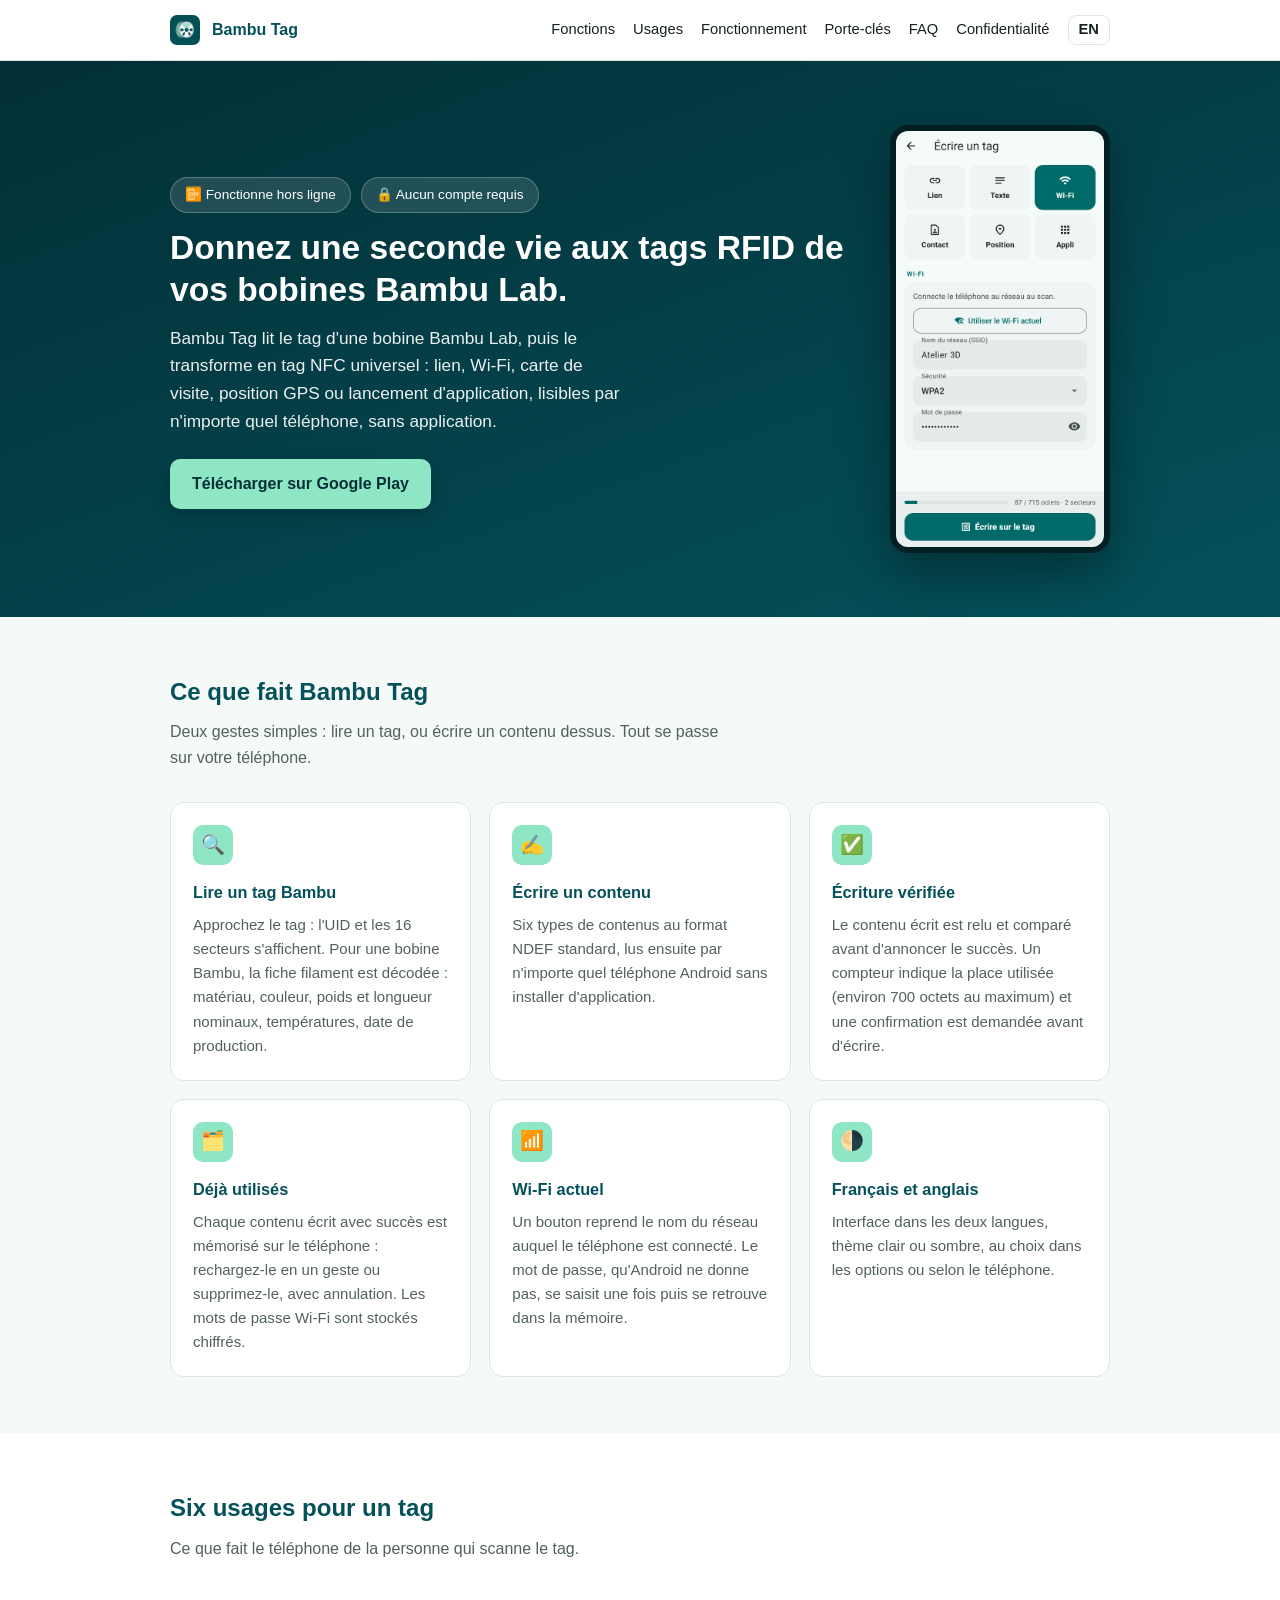
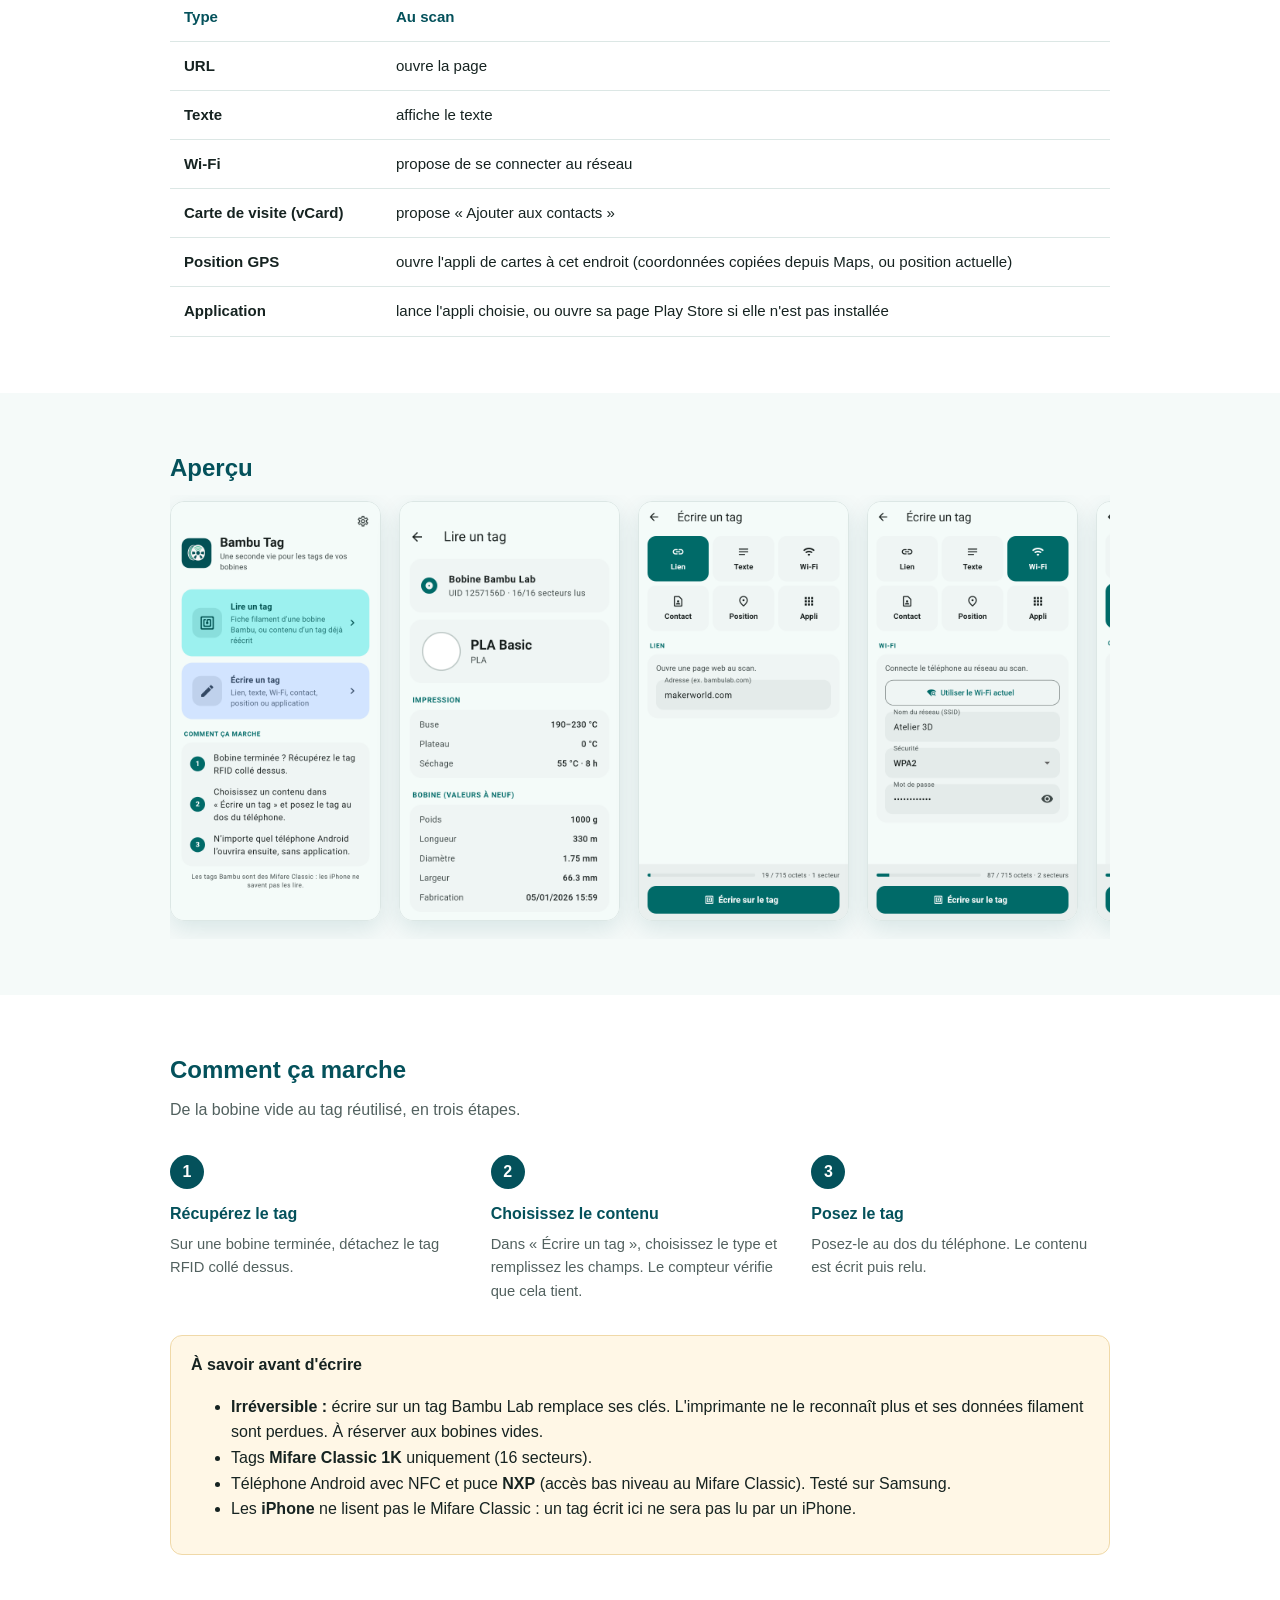
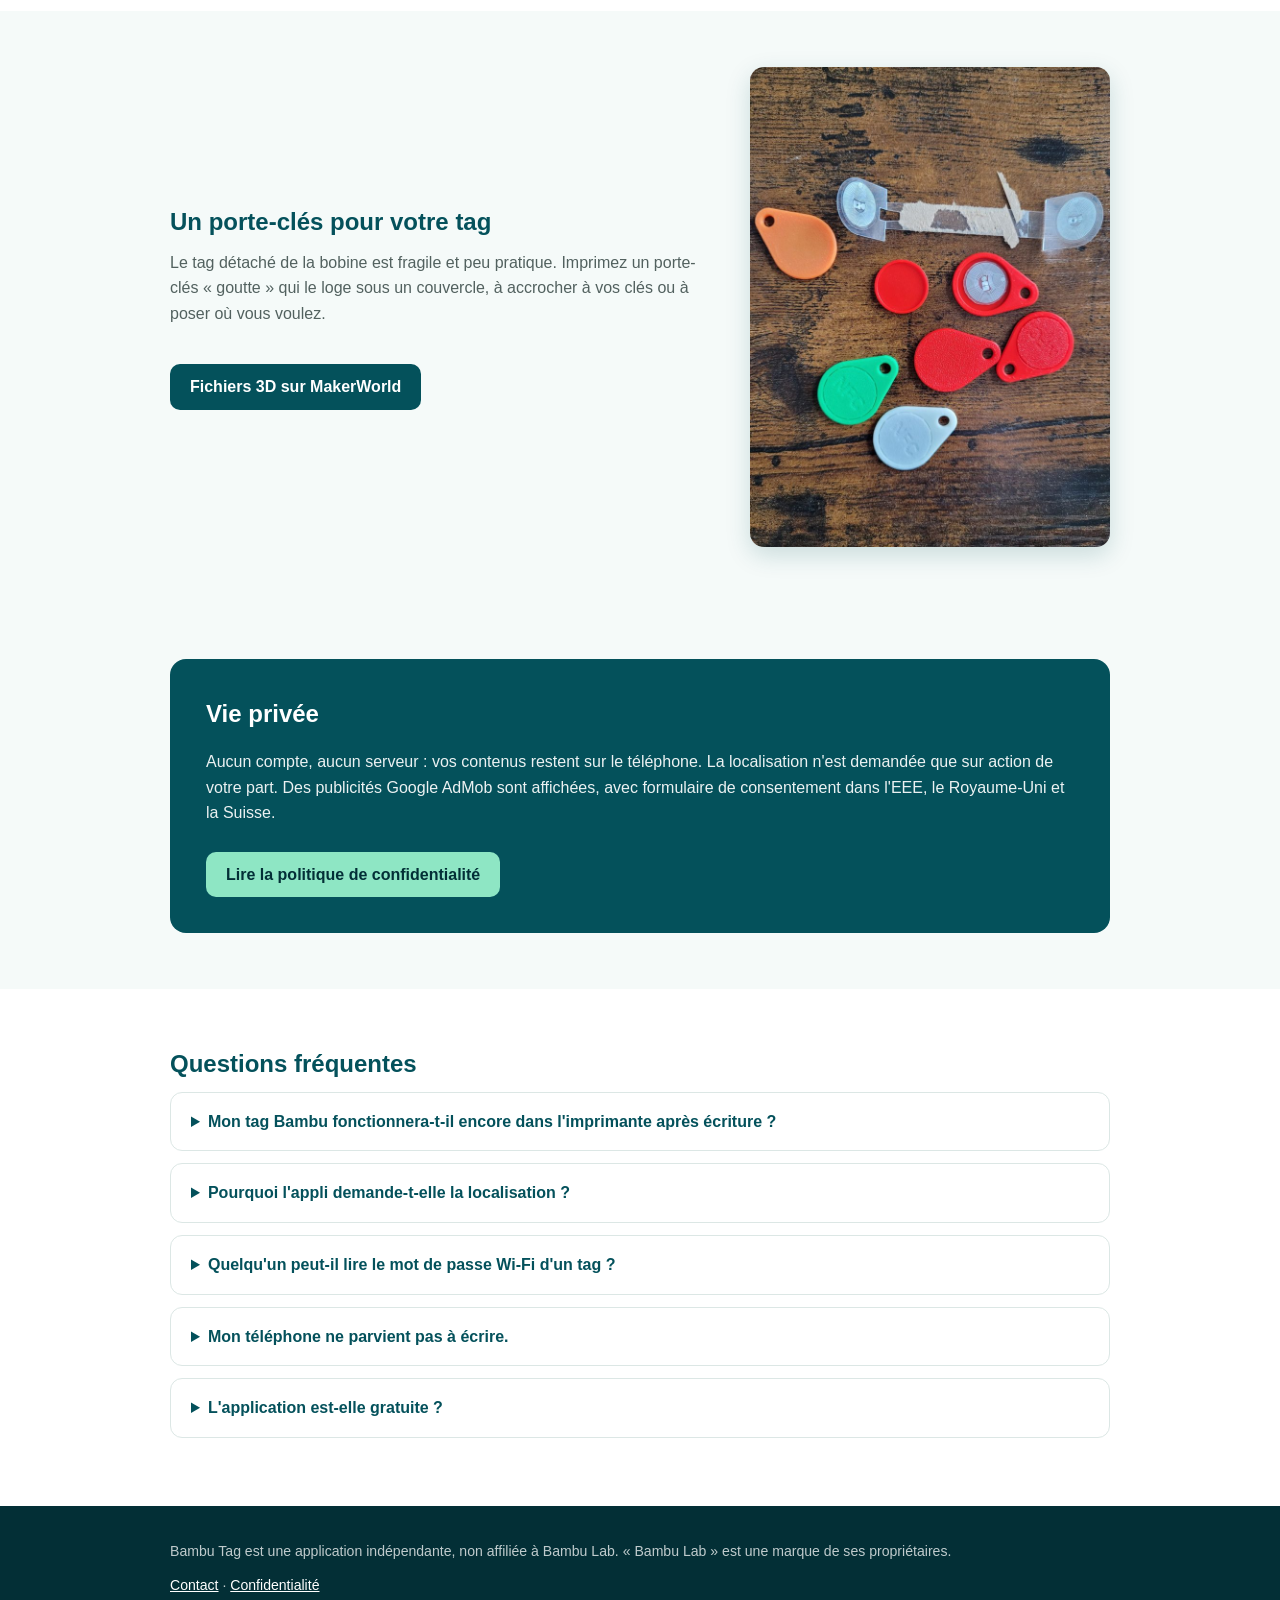
<file: index.html>
<!DOCTYPE html>
<html lang="fr">
<head>
<meta charset="UTF-8">
<meta name="viewport" content="width=device-width, initial-scale=1.0">
<title>Bambu Tag : lire et écrire vos tags NFC</title>
<meta name="description" content="Lisez les tags RFID Bambu Lab et réutilisez-les : URL, texte, Wi-Fi, contact, GPS, application. Guide de Bambu Tag.">
<link rel="icon" href="img/icon-512.png">
<link rel="stylesheet" href="style.css">
</head>
<body>
<nav><div class="container"><img src="img/icon-512.png" alt=""><span class="brand">Bambu Tag</span>
<div class="links"><a href="#fonctions">Fonctions</a><a href="#usages">Usages</a><a href="#fonctionnement">Fonctionnement</a><a href="#porte-cles">Porte-clés</a><a href="#faq">FAQ</a><a href="politique-confidentialite.html">Confidentialité</a><a class="lang" href="en/index.html">EN</a></div></div></nav>
<header class="hero"><div class="container">
<div class="copy"><div class="badges"><span class="badge">📴 Fonctionne hors ligne</span><span class="badge">🔒 Aucun compte requis</span></div>
<h1>Donnez une seconde vie aux tags RFID de vos bobines Bambu Lab.</h1><p class="lead">Bambu Tag lit le tag d'une bobine Bambu Lab, puis le transforme en tag NFC universel : lien, Wi-Fi, carte de visite, position GPS ou lancement d'application, lisibles par n'importe quel téléphone, sans application.</p>
<a class="store-btn" href="https://play.google.com/store/apps/details?id=com.olivier.bambutag">Télécharger sur Google Play</a></div>
<div class="shot"><img src="img/fr/4-wifi.png" alt=""></div></div></header>
<section id="fonctions"><div class="container"><h2>Ce que fait Bambu Tag</h2><p class="subtitle">Deux gestes simples : lire un tag, ou écrire un contenu dessus. Tout se passe sur votre téléphone.</p><div class="grid"><div class="card"><div class="icon">🔍</div><h3>Lire un tag Bambu</h3><p>Approchez le tag : l'UID et les 16 secteurs s'affichent. Pour une bobine Bambu, la fiche filament est décodée : matériau, couleur, poids et longueur nominaux, températures, date de production.</p></div><div class="card"><div class="icon">✍️</div><h3>Écrire un contenu</h3><p>Six types de contenus au format NDEF standard, lus ensuite par n'importe quel téléphone Android sans installer d'application.</p></div><div class="card"><div class="icon">✅</div><h3>Écriture vérifiée</h3><p>Le contenu écrit est relu et comparé avant d'annoncer le succès. Un compteur indique la place utilisée (environ 700 octets au maximum) et une confirmation est demandée avant d'écrire.</p></div><div class="card"><div class="icon">🗂️</div><h3>Déjà utilisés</h3><p>Chaque contenu écrit avec succès est mémorisé sur le téléphone : rechargez-le en un geste ou supprimez-le, avec annulation. Les mots de passe Wi-Fi sont stockés chiffrés.</p></div><div class="card"><div class="icon">📶</div><h3>Wi-Fi actuel</h3><p>Un bouton reprend le nom du réseau auquel le téléphone est connecté. Le mot de passe, qu'Android ne donne pas, se saisit une fois puis se retrouve dans la mémoire.</p></div><div class="card"><div class="icon">🌗</div><h3>Français et anglais</h3><p>Interface dans les deux langues, thème clair ou sombre, au choix dans les options ou selon le téléphone.</p></div></div></div></section>
<section id="usages" class="alt"><div class="container"><h2>Six usages pour un tag</h2><p class="subtitle">Ce que fait le téléphone de la personne qui scanne le tag.</p>
<table><tr><th>Type</th><th>Au scan</th></tr><tr><td><strong>URL</strong></td><td>ouvre la page</td></tr><tr><td><strong>Texte</strong></td><td>affiche le texte</td></tr><tr><td><strong>Wi-Fi</strong></td><td>propose de se connecter au réseau</td></tr><tr><td><strong>Carte de visite (vCard)</strong></td><td>propose « Ajouter aux contacts »</td></tr><tr><td><strong>Position GPS</strong></td><td>ouvre l'appli de cartes à cet endroit (coordonnées copiées depuis Maps, ou position actuelle)</td></tr><tr><td><strong>Application</strong></td><td>lance l'appli choisie, ou ouvre sa page Play Store si elle n'est pas installée</td></tr></table></div></section>
<section><div class="container"><h2>Aperçu</h2><div class="gallery"><img src="img/fr/1-home.png" alt="" loading="lazy"><img src="img/fr/2-read.png" alt="" loading="lazy"><img src="img/fr/3-url.png" alt="" loading="lazy"><img src="img/fr/4-wifi.png" alt="" loading="lazy"><img src="img/fr/5-contact.png" alt="" loading="lazy"><img src="img/fr/6-settings.png" alt="" loading="lazy"></div></div></section>
<section id="fonctionnement" class="alt"><div class="container"><h2>Comment ça marche</h2><p class="subtitle">De la bobine vide au tag réutilisé, en trois étapes.</p><div class="steps"><div class="step"><div class="num">1</div><h3>Récupérez le tag</h3><p>Sur une bobine terminée, détachez le tag RFID collé dessus.</p></div><div class="step"><div class="num">2</div><h3>Choisissez le contenu</h3><p>Dans « Écrire un tag », choisissez le type et remplissez les champs. Le compteur vérifie que cela tient.</p></div><div class="step"><div class="num">3</div><h3>Posez le tag</h3><p>Posez-le au dos du téléphone. Le contenu est écrit puis relu.</p></div></div>
<div class="warn" style="margin-top:32px"><strong>À savoir avant d'écrire</strong><ul><li><strong>Irréversible :</strong> écrire sur un tag Bambu Lab remplace ses clés. L'imprimante ne le reconnaît plus et ses données filament sont perdues. À réserver aux bobines vides.</li><li>Tags <strong>Mifare Classic 1K</strong> uniquement (16 secteurs).</li><li>Téléphone Android avec NFC et puce <strong>NXP</strong> (accès bas niveau au Mifare Classic). Testé sur Samsung.</li><li>Les <strong>iPhone</strong> ne lisent pas le Mifare Classic : un tag écrit ici ne sera pas lu par un iPhone.</li></ul></div></div></section>
<section id="porte-cles"><div class="container print"><div class="copy"><h2>Un porte-clés pour votre tag</h2><p class="subtitle">Le tag détaché de la bobine est fragile et peu pratique. Imprimez un porte-clés « goutte » qui le loge sous un couvercle, à accrocher à vos clés ou à poser où vous voulez.</p><a class="btn" href="https://makerworld.com/fr/models/3397669-nfc-keychain-for-bambu-lab-spool-tag">Fichiers 3D sur MakerWorld</a></div><img src="img/porte-tags.jpg" alt="Tags RFID de bobine Bambu Lab et porte-clés imprimés en 3D qui les accueillent" loading="lazy"></div></section>
<section><div class="container"><div class="privacy-box"><h2>Vie privée</h2><p>Aucun compte, aucun serveur : vos contenus restent sur le téléphone. La localisation n'est demandée que sur action de votre part. Des publicités Google AdMob sont affichées, avec formulaire de consentement dans l'EEE, le Royaume-Uni et la Suisse.</p><a class="btn" href="politique-confidentialite.html">Lire la politique de confidentialité</a></div></div></section>
<section id="faq" class="alt"><div class="container"><h2>Questions fréquentes</h2><details><summary>Mon tag Bambu fonctionnera-t-il encore dans l'imprimante après écriture ?</summary><p>Non. L'écriture remplace les clés du tag : l'imprimante ne le reconnaît plus. N'écrivez que sur des tags de bobines vides.</p></details><details><summary>Pourquoi l'appli demande-t-elle la localisation ?</summary><p>Uniquement pour « Wi-Fi actuel » (Android exige cette autorisation pour lire le nom du réseau) et pour « Position actuelle ». Rien n'est envoyé nulle part.</p></details><details><summary>Quelqu'un peut-il lire le mot de passe Wi-Fi d'un tag ?</summary><p>Oui : le contenu d'un tag NFC se lit sans protection. Écrivez un mot de passe Wi-Fi seulement sur un tag que vous gardez chez vous, par exemple pour des invités.</p></details><details><summary>Mon téléphone ne parvient pas à écrire.</summary><p>Il faut une puce NFC NXP. Sur d'autres puces, l'accès bas niveau au Mifare Classic peut manquer. Vérifiez aussi que le tag est bien un Mifare Classic 1K.</p></details><details><summary>L'application est-elle gratuite ?</summary><p>Oui, avec des publicités Google AdMob. L'application reste entièrement utilisable si vous refusez les annonces personnalisées.</p></details></div></section>
<footer><div class="container"><span>Bambu Tag est une application indépendante, non affiliée à Bambu Lab. « Bambu Lab » est une marque de ses propriétaires.</span><span><a href="mailto:olivier3dprint@gmail.com">Contact</a> · <a href="politique-confidentialite.html">Confidentialité</a></span></div></footer>
</body></html>
</file>
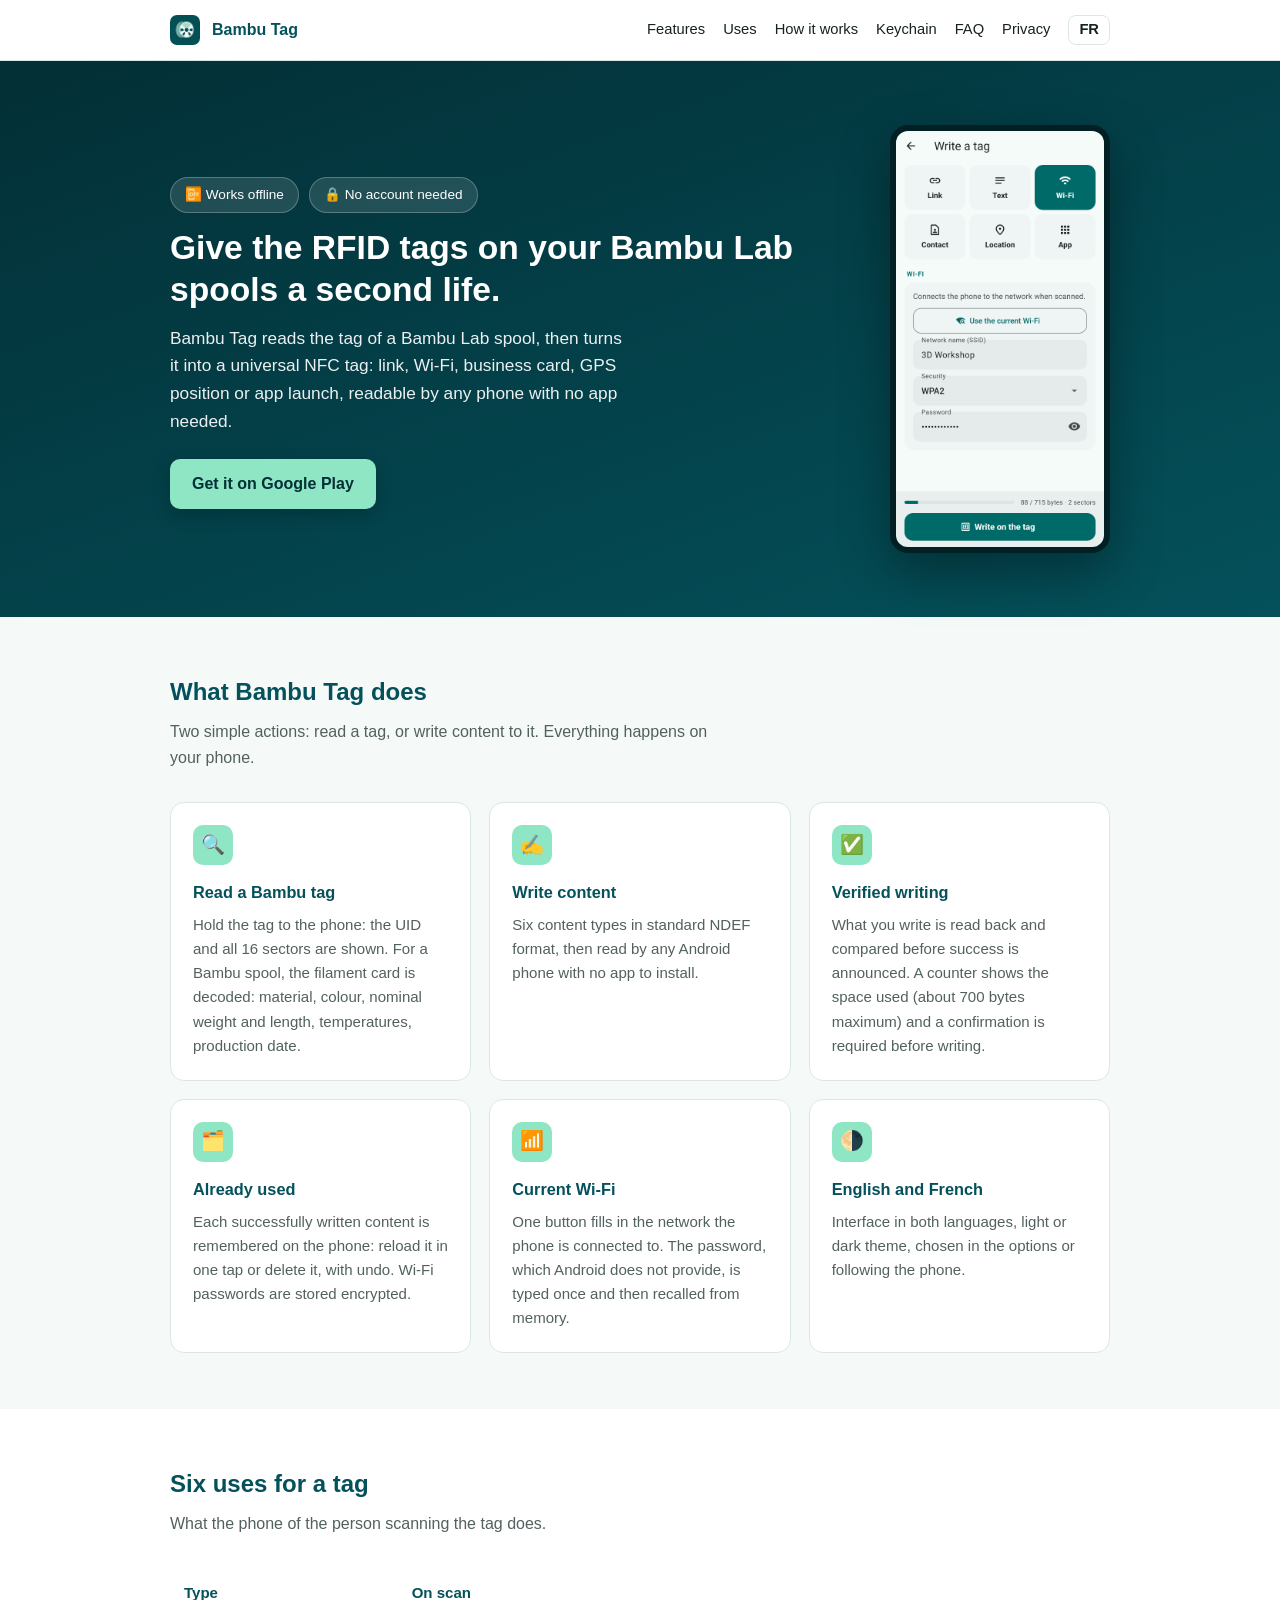
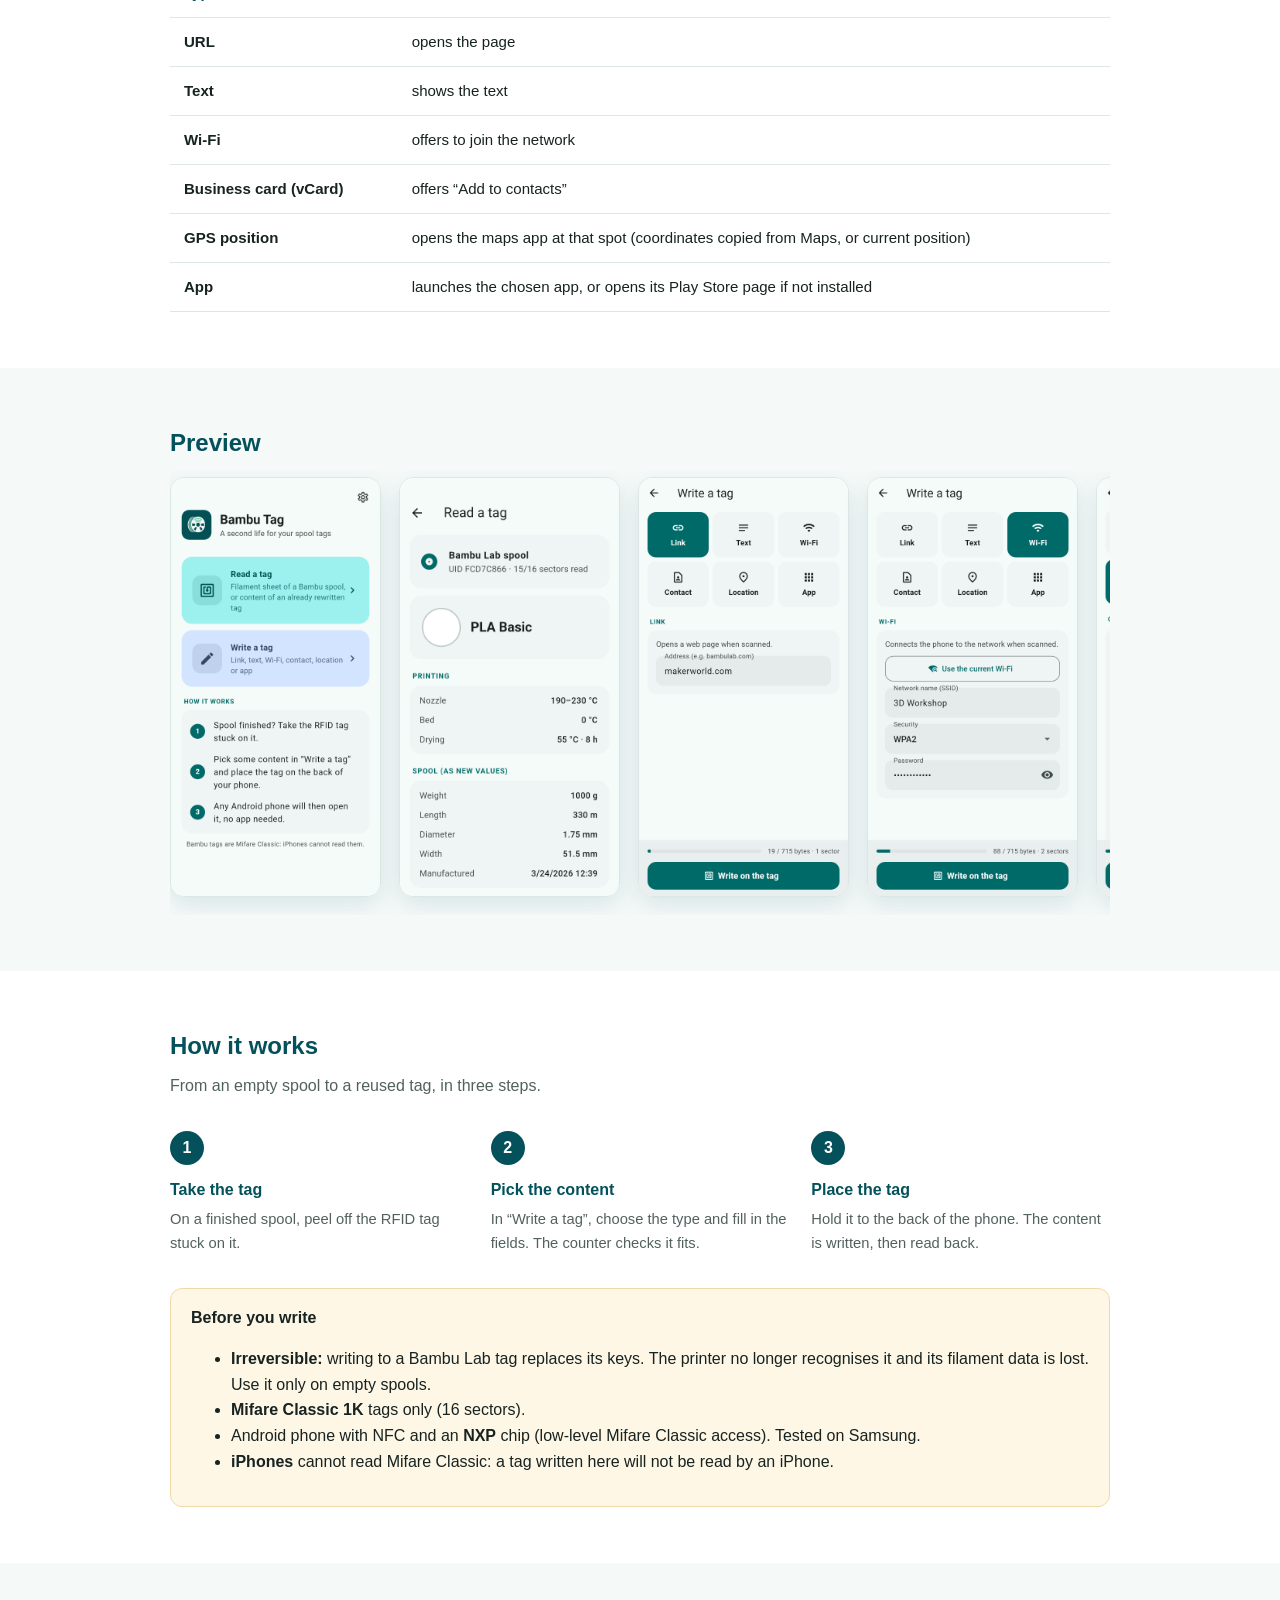
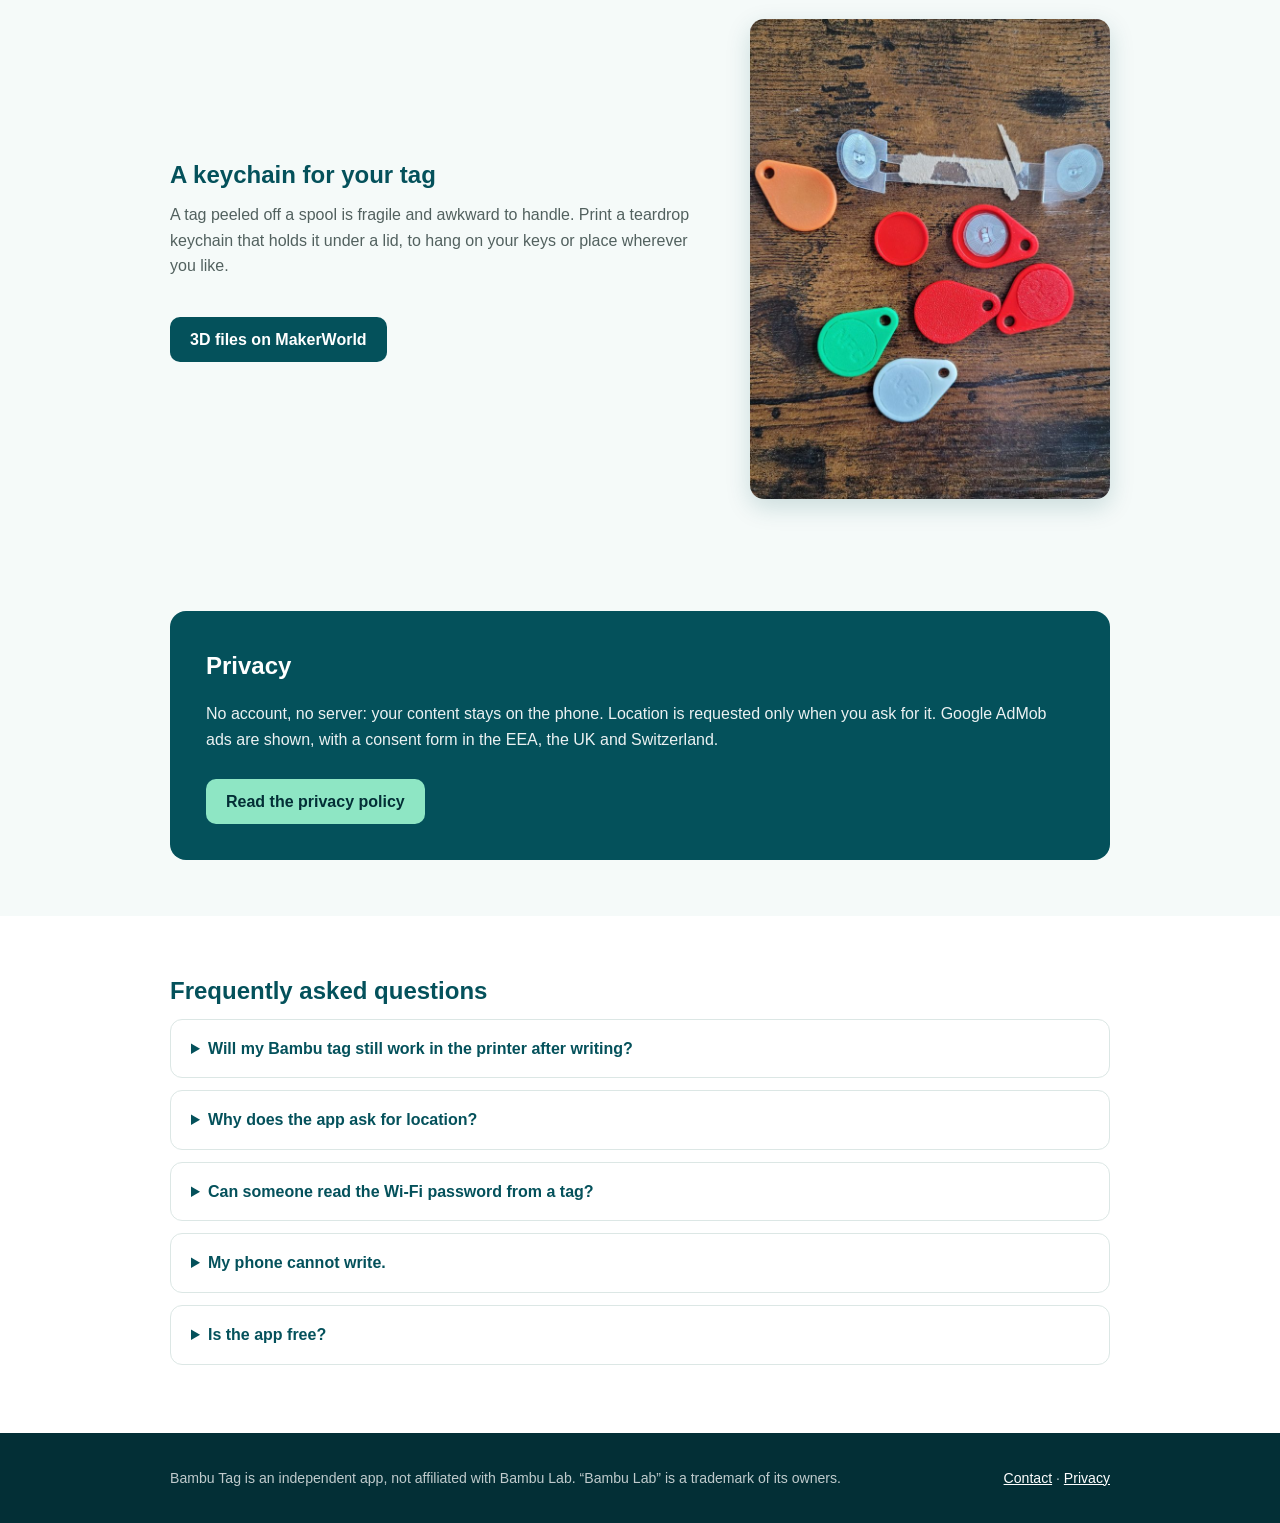
<file: en/index.html>
<!DOCTYPE html>
<html lang="en">
<head>
<meta charset="UTF-8">
<meta name="viewport" content="width=device-width, initial-scale=1.0">
<title>Bambu Tag: read and write your NFC tags</title>
<meta name="description" content="Read Bambu Lab RFID tags and reuse them: URL, text, Wi-Fi, contact, GPS, app launch. Bambu Tag guide.">
<link rel="icon" href="../img/icon-512.png">
<link rel="stylesheet" href="../style.css">
</head>
<body>
<nav><div class="container"><img src="../img/icon-512.png" alt=""><span class="brand">Bambu Tag</span>
<div class="links"><a href="#features">Features</a><a href="#uses">Uses</a><a href="#how">How it works</a><a href="#keychain">Keychain</a><a href="#faq">FAQ</a><a href="privacy-policy.html">Privacy</a><a class="lang" href="../index.html">FR</a></div></div></nav>
<header class="hero"><div class="container">
<div class="copy"><div class="badges"><span class="badge">📴 Works offline</span><span class="badge">🔒 No account needed</span></div>
<h1>Give the RFID tags on your Bambu Lab spools a second life.</h1><p class="lead">Bambu Tag reads the tag of a Bambu Lab spool, then turns it into a universal NFC tag: link, Wi-Fi, business card, GPS position or app launch, readable by any phone with no app needed.</p>
<a class="store-btn" href="https://play.google.com/store/apps/details?id=com.olivier.bambutag">Get it on Google Play</a></div>
<div class="shot"><img src="../img/en/4-wifi.png" alt=""></div></div></header>
<section id="features"><div class="container"><h2>What Bambu Tag does</h2><p class="subtitle">Two simple actions: read a tag, or write content to it. Everything happens on your phone.</p><div class="grid"><div class="card"><div class="icon">🔍</div><h3>Read a Bambu tag</h3><p>Hold the tag to the phone: the UID and all 16 sectors are shown. For a Bambu spool, the filament card is decoded: material, colour, nominal weight and length, temperatures, production date.</p></div><div class="card"><div class="icon">✍️</div><h3>Write content</h3><p>Six content types in standard NDEF format, then read by any Android phone with no app to install.</p></div><div class="card"><div class="icon">✅</div><h3>Verified writing</h3><p>What you write is read back and compared before success is announced. A counter shows the space used (about 700 bytes maximum) and a confirmation is required before writing.</p></div><div class="card"><div class="icon">🗂️</div><h3>Already used</h3><p>Each successfully written content is remembered on the phone: reload it in one tap or delete it, with undo. Wi-Fi passwords are stored encrypted.</p></div><div class="card"><div class="icon">📶</div><h3>Current Wi-Fi</h3><p>One button fills in the network the phone is connected to. The password, which Android does not provide, is typed once and then recalled from memory.</p></div><div class="card"><div class="icon">🌗</div><h3>English and French</h3><p>Interface in both languages, light or dark theme, chosen in the options or following the phone.</p></div></div></div></section>
<section id="uses" class="alt"><div class="container"><h2>Six uses for a tag</h2><p class="subtitle">What the phone of the person scanning the tag does.</p>
<table><tr><th>Type</th><th>On scan</th></tr><tr><td><strong>URL</strong></td><td>opens the page</td></tr><tr><td><strong>Text</strong></td><td>shows the text</td></tr><tr><td><strong>Wi-Fi</strong></td><td>offers to join the network</td></tr><tr><td><strong>Business card (vCard)</strong></td><td>offers “Add to contacts”</td></tr><tr><td><strong>GPS position</strong></td><td>opens the maps app at that spot (coordinates copied from Maps, or current position)</td></tr><tr><td><strong>App</strong></td><td>launches the chosen app, or opens its Play Store page if not installed</td></tr></table></div></section>
<section><div class="container"><h2>Preview</h2><div class="gallery"><img src="../img/en/1-home.png" alt="" loading="lazy"><img src="../img/en/2-read.png" alt="" loading="lazy"><img src="../img/en/3-url.png" alt="" loading="lazy"><img src="../img/en/4-wifi.png" alt="" loading="lazy"><img src="../img/en/5-contact.png" alt="" loading="lazy"><img src="../img/en/6-settings.png" alt="" loading="lazy"></div></div></section>
<section id="how" class="alt"><div class="container"><h2>How it works</h2><p class="subtitle">From an empty spool to a reused tag, in three steps.</p><div class="steps"><div class="step"><div class="num">1</div><h3>Take the tag</h3><p>On a finished spool, peel off the RFID tag stuck on it.</p></div><div class="step"><div class="num">2</div><h3>Pick the content</h3><p>In “Write a tag”, choose the type and fill in the fields. The counter checks it fits.</p></div><div class="step"><div class="num">3</div><h3>Place the tag</h3><p>Hold it to the back of the phone. The content is written, then read back.</p></div></div>
<div class="warn" style="margin-top:32px"><strong>Before you write</strong><ul><li><strong>Irreversible:</strong> writing to a Bambu Lab tag replaces its keys. The printer no longer recognises it and its filament data is lost. Use it only on empty spools.</li><li><strong>Mifare Classic 1K</strong> tags only (16 sectors).</li><li>Android phone with NFC and an <strong>NXP</strong> chip (low-level Mifare Classic access). Tested on Samsung.</li><li><strong>iPhones</strong> cannot read Mifare Classic: a tag written here will not be read by an iPhone.</li></ul></div></div></section>
<section id="keychain"><div class="container print"><div class="copy"><h2>A keychain for your tag</h2><p class="subtitle">A tag peeled off a spool is fragile and awkward to handle. Print a teardrop keychain that holds it under a lid, to hang on your keys or place wherever you like.</p><a class="btn" href="https://makerworld.com/en/models/3397669-nfc-keychain-for-bambu-lab-spool-tag">3D files on MakerWorld</a></div><img src="../img/porte-tags.jpg" alt="Bambu Lab spool RFID tags and the 3D-printed keychains that hold them" loading="lazy"></div></section>
<section><div class="container"><div class="privacy-box"><h2>Privacy</h2><p>No account, no server: your content stays on the phone. Location is requested only when you ask for it. Google AdMob ads are shown, with a consent form in the EEA, the UK and Switzerland.</p><a class="btn" href="privacy-policy.html">Read the privacy policy</a></div></div></section>
<section id="faq" class="alt"><div class="container"><h2>Frequently asked questions</h2><details><summary>Will my Bambu tag still work in the printer after writing?</summary><p>No. Writing replaces the tag's keys: the printer no longer recognises it. Only write to tags from empty spools.</p></details><details><summary>Why does the app ask for location?</summary><p>Only for “Current Wi-Fi” (Android requires this permission to read the network name) and “Current position”. Nothing is sent anywhere.</p></details><details><summary>Can someone read the Wi-Fi password from a tag?</summary><p>Yes: an NFC tag's content can be read without protection. Only write a Wi-Fi password to a tag you keep at home, for example for guests.</p></details><details><summary>My phone cannot write.</summary><p>An NXP NFC chip is required. Other chips may lack low-level Mifare Classic access. Also check that the tag is a Mifare Classic 1K.</p></details><details><summary>Is the app free?</summary><p>Yes, with Google AdMob ads. The app stays fully usable if you decline personalised ads.</p></details></div></section>
<footer><div class="container"><span>Bambu Tag is an independent app, not affiliated with Bambu Lab. “Bambu Lab” is a trademark of its owners.</span><span><a href="mailto:olivier3dprint@gmail.com">Contact</a> · <a href="privacy-policy.html">Privacy</a></span></div></footer>
</body></html>
</file>
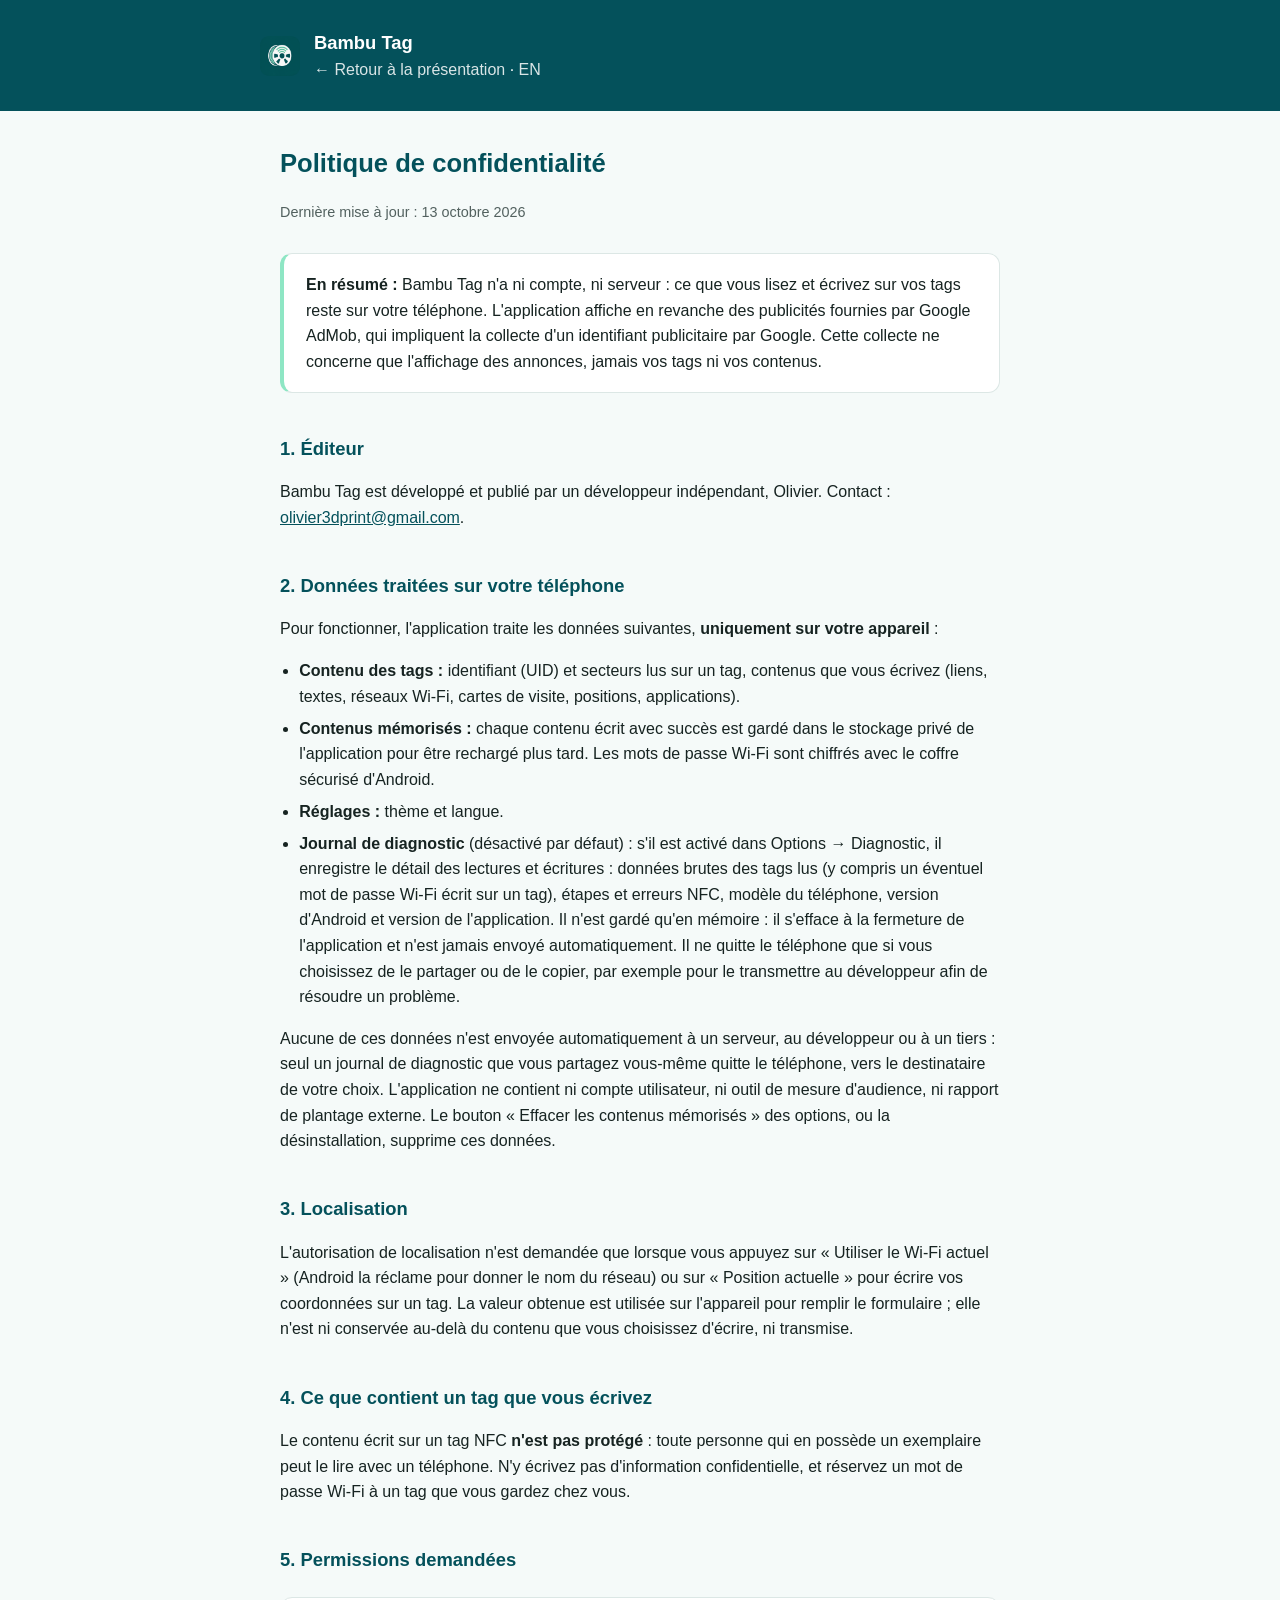
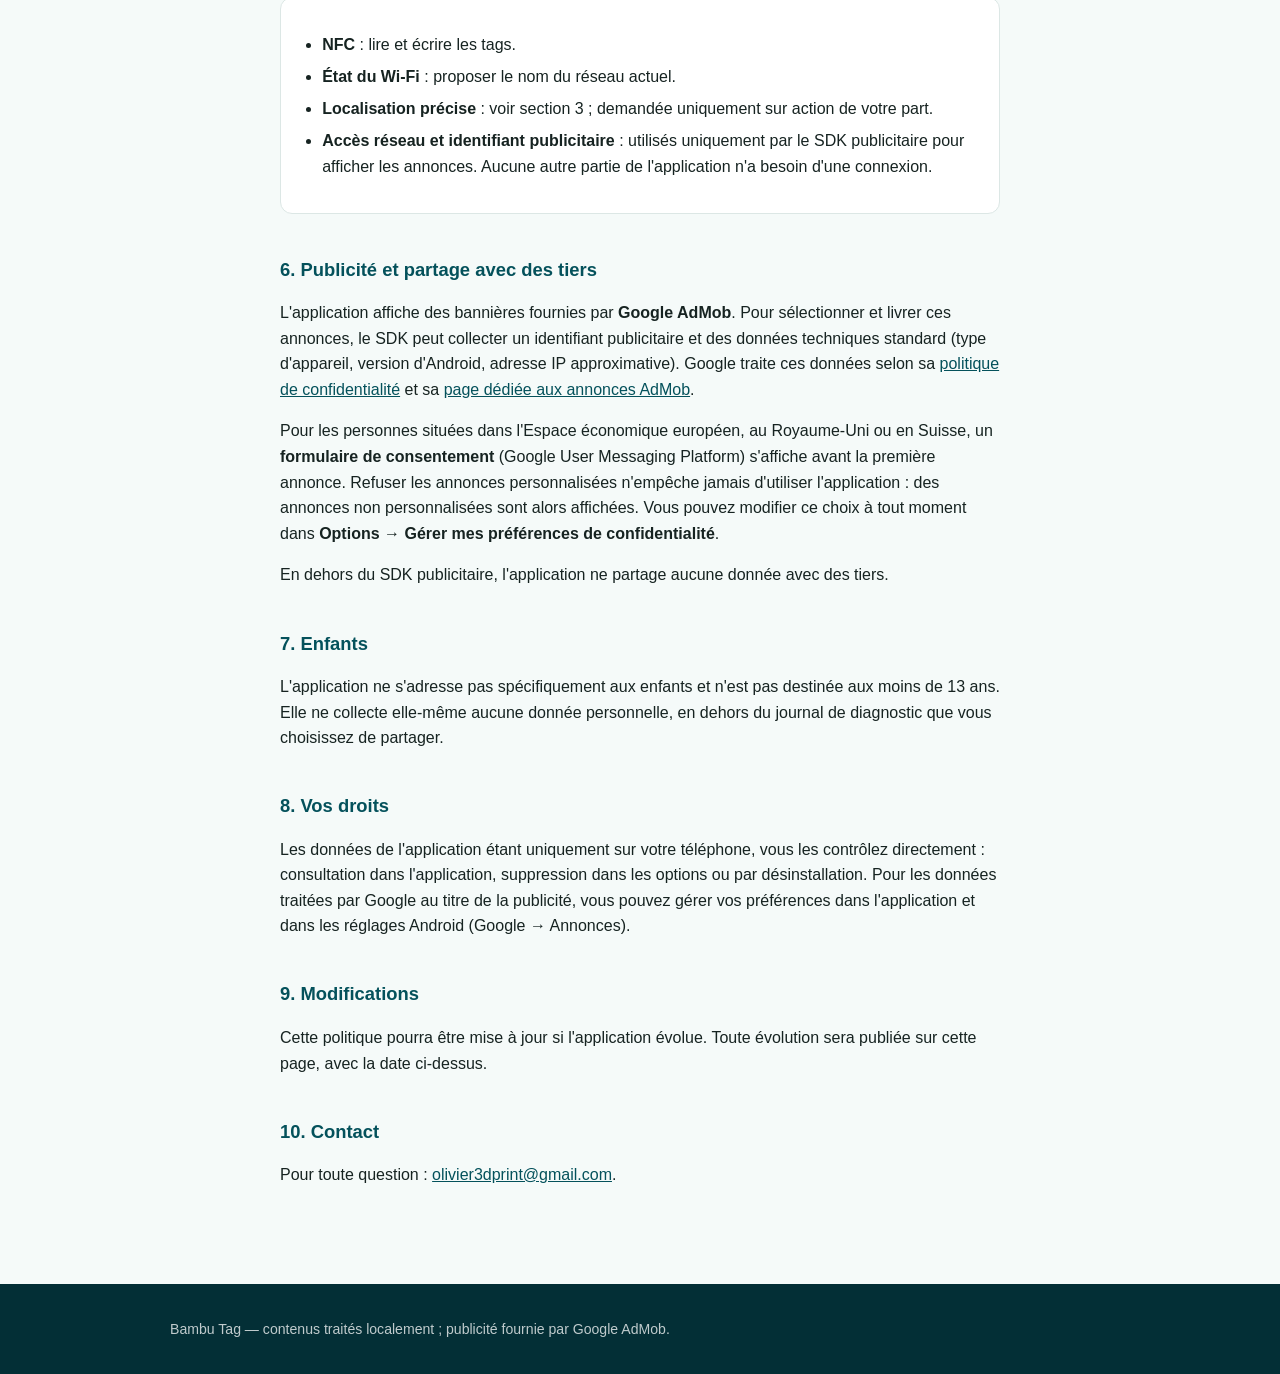
<file: politique-confidentialite.html>
<!DOCTYPE html>
<html lang="fr">
<head>
<meta charset="UTF-8">
<meta name="viewport" content="width=device-width, initial-scale=1.0">
<title>Politique de confidentialité — Bambu Tag</title>
<link rel="icon" href="img/icon-512.png">
<link rel="stylesheet" href="style.css">
</head>
<body>
<header class="doc"><div class="wrap"><img src="img/icon-512.png" alt=""><div><div class="title">Bambu Tag</div><a href="index.html">← Retour à la présentation</a> · <a href="en/privacy-policy.html">EN</a></div></div></header>
<main><h1>Politique de confidentialité</h1><p class="updated">Dernière mise à jour : 13 octobre 2026</p>
<div class="box highlight"><strong>En résumé :</strong> Bambu Tag n'a ni compte, ni serveur : ce que vous lisez et écrivez sur vos tags reste sur votre téléphone. L'application affiche en revanche des publicités fournies par Google AdMob, qui impliquent la collecte d'un identifiant publicitaire par Google. Cette collecte ne concerne que l'affichage des annonces, jamais vos tags ni vos contenus.</div><h2>1. Éditeur</h2><p>Bambu Tag est développé et publié par un développeur indépendant, Olivier. Contact : <a href="mailto:olivier3dprint@gmail.com">olivier3dprint@gmail.com</a>.</p><h2>2. Données traitées sur votre téléphone</h2><p>Pour fonctionner, l'application traite les données suivantes, <strong>uniquement sur votre appareil</strong> :</p><ul>
<li><strong>Contenu des tags :</strong> identifiant (UID) et secteurs lus sur un tag, contenus que vous écrivez (liens, textes, réseaux Wi-Fi, cartes de visite, positions, applications).</li>
<li><strong>Contenus mémorisés :</strong> chaque contenu écrit avec succès est gardé dans le stockage privé de l'application pour être rechargé plus tard. Les mots de passe Wi-Fi sont chiffrés avec le coffre sécurisé d'Android.</li>
<li><strong>Réglages :</strong> thème et langue.</li>
<li><strong>Journal de diagnostic</strong> (désactivé par défaut) : s'il est activé dans Options → Diagnostic, il enregistre le détail des lectures et écritures : données brutes des tags lus (y compris un éventuel mot de passe Wi-Fi écrit sur un tag), étapes et erreurs NFC, modèle du téléphone, version d'Android et version de l'application. Il n'est gardé qu'en mémoire : il s'efface à la fermeture de l'application et n'est jamais envoyé automatiquement. Il ne quitte le téléphone que si vous choisissez de le partager ou de le copier, par exemple pour le transmettre au développeur afin de résoudre un problème.</li></ul>
<p>Aucune de ces données n'est envoyée automatiquement à un serveur, au développeur ou à un tiers : seul un journal de diagnostic que vous partagez vous-même quitte le téléphone, vers le destinataire de votre choix. L'application ne contient ni compte utilisateur, ni outil de mesure d'audience, ni rapport de plantage externe. Le bouton « Effacer les contenus mémorisés » des options, ou la désinstallation, supprime ces données.</p><h2>3. Localisation</h2><p>L'autorisation de localisation n'est demandée que lorsque vous appuyez sur « Utiliser le Wi-Fi actuel » (Android la réclame pour donner le nom du réseau) ou sur « Position actuelle » pour écrire vos coordonnées sur un tag. La valeur obtenue est utilisée sur l'appareil pour remplir le formulaire ; elle n'est ni conservée au-delà du contenu que vous choisissez d'écrire, ni transmise.</p><h2>4. Ce que contient un tag que vous écrivez</h2><p>Le contenu écrit sur un tag NFC <strong>n'est pas protégé</strong> : toute personne qui en possède un exemplaire peut le lire avec un téléphone. N'y écrivez pas d'information confidentielle, et réservez un mot de passe Wi-Fi à un tag que vous gardez chez vous.</p><h2>5. Permissions demandées</h2><div class="box"><ul>
<li><strong>NFC</strong> : lire et écrire les tags.</li>
<li><strong>État du Wi-Fi</strong> : proposer le nom du réseau actuel.</li>
<li><strong>Localisation précise</strong> : voir section 3 ; demandée uniquement sur action de votre part.</li>
<li><strong>Accès réseau et identifiant publicitaire</strong> : utilisés uniquement par le SDK publicitaire pour afficher les annonces. Aucune autre partie de l'application n'a besoin d'une connexion.</li></ul></div><h2>6. Publicité et partage avec des tiers</h2><p>L'application affiche des bannières fournies par <strong>Google AdMob</strong>. Pour sélectionner et livrer ces annonces, le SDK peut collecter un identifiant publicitaire et des données techniques standard (type d'appareil, version d'Android, adresse IP approximative). Google traite ces données selon sa <a href="https://policies.google.com/privacy" target="_blank" rel="noopener">politique de confidentialité</a> et sa <a href="https://support.google.com/admob/answer/6128543" target="_blank" rel="noopener">page dédiée aux annonces AdMob</a>.</p>
<p>Pour les personnes situées dans l'Espace économique européen, au Royaume-Uni ou en Suisse, un <strong>formulaire de consentement</strong> (Google User Messaging Platform) s'affiche avant la première annonce. Refuser les annonces personnalisées n'empêche jamais d'utiliser l'application : des annonces non personnalisées sont alors affichées. Vous pouvez modifier ce choix à tout moment dans <strong>Options → Gérer mes préférences de confidentialité</strong>.</p>
<p>En dehors du SDK publicitaire, l'application ne partage aucune donnée avec des tiers.</p><h2>7. Enfants</h2><p>L'application ne s'adresse pas spécifiquement aux enfants et n'est pas destinée aux moins de 13 ans. Elle ne collecte elle-même aucune donnée personnelle, en dehors du journal de diagnostic que vous choisissez de partager.</p><h2>8. Vos droits</h2><p>Les données de l'application étant uniquement sur votre téléphone, vous les contrôlez directement : consultation dans l'application, suppression dans les options ou par désinstallation. Pour les données traitées par Google au titre de la publicité, vous pouvez gérer vos préférences dans l'application et dans les réglages Android (Google → Annonces).</p><h2>9. Modifications</h2><p>Cette politique pourra être mise à jour si l'application évolue. Toute évolution sera publiée sur cette page, avec la date ci-dessus.</p><h2>10. Contact</h2><p>Pour toute question : <a href="mailto:olivier3dprint@gmail.com">olivier3dprint@gmail.com</a>.</p></main>
<footer><div class="container"><span>Bambu Tag — contenus traités localement ; publicité fournie par Google AdMob.</span></div></footer>
</body></html>
</file>
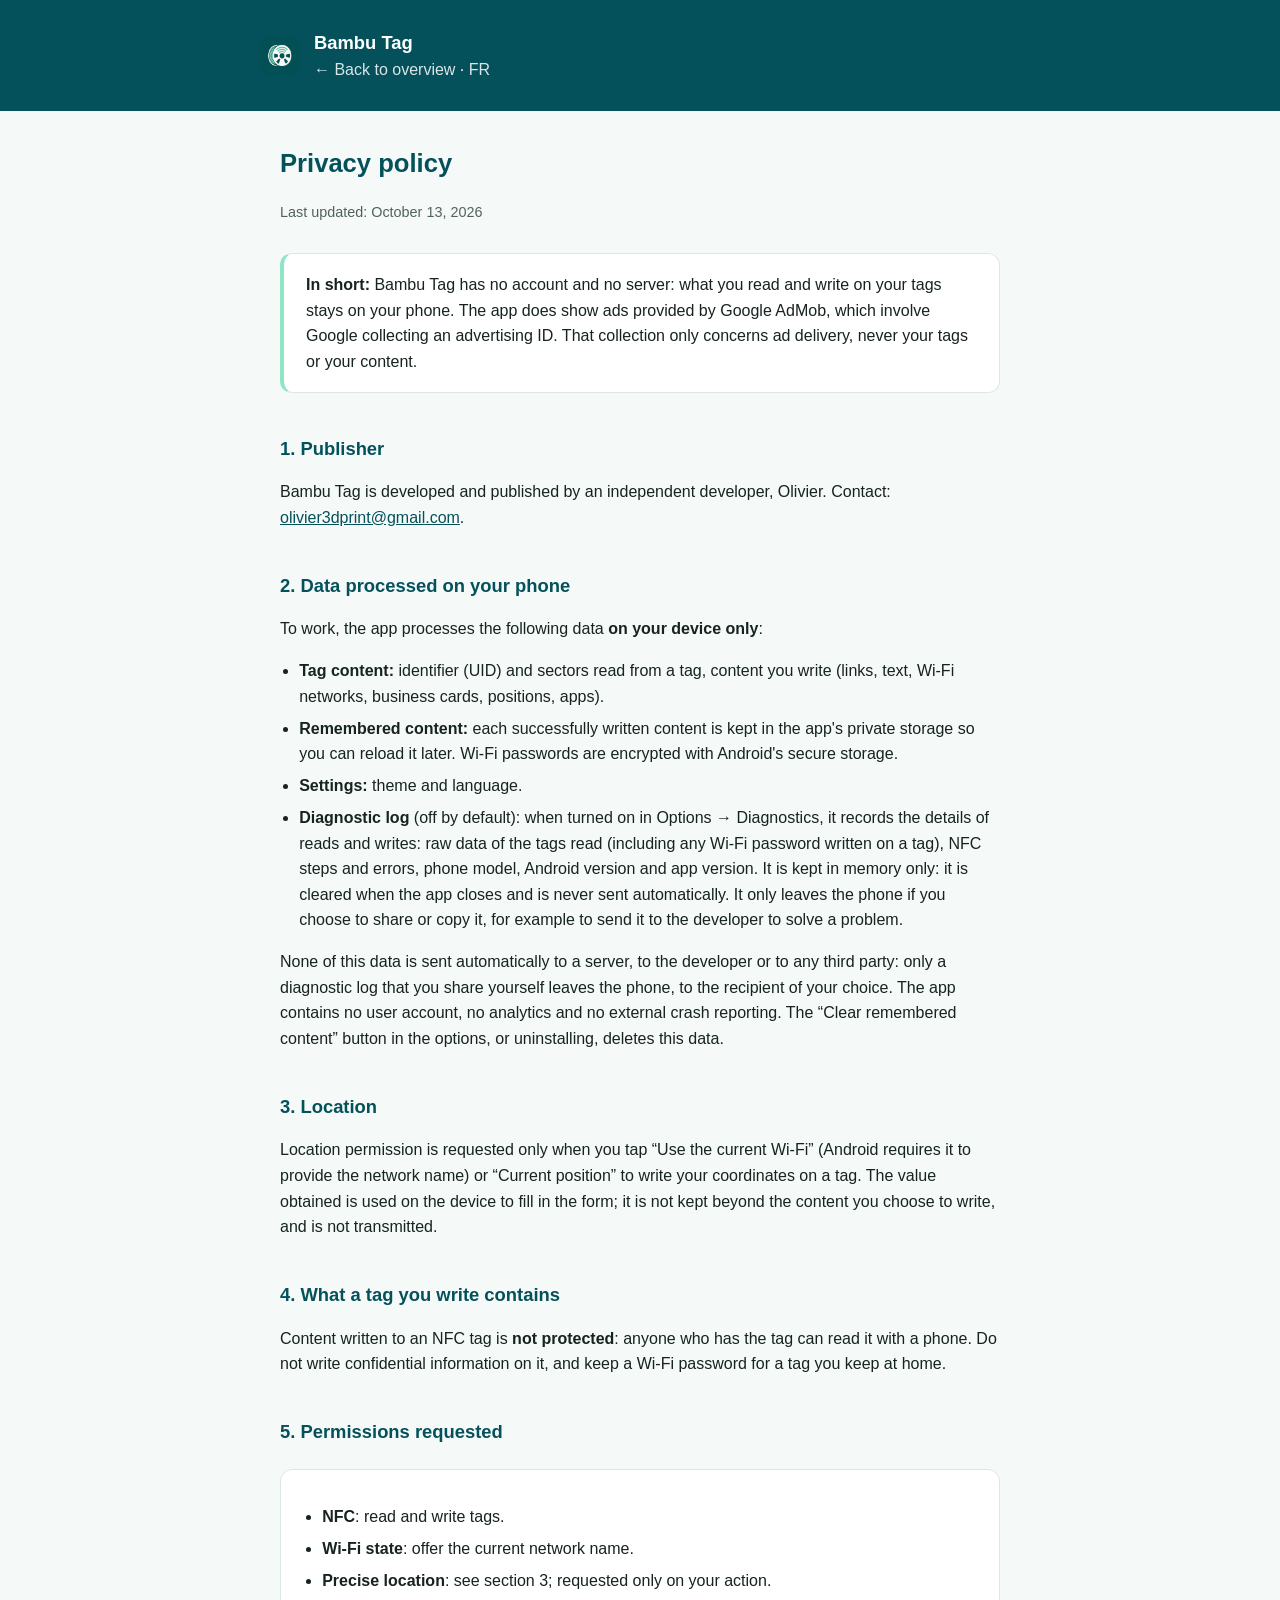
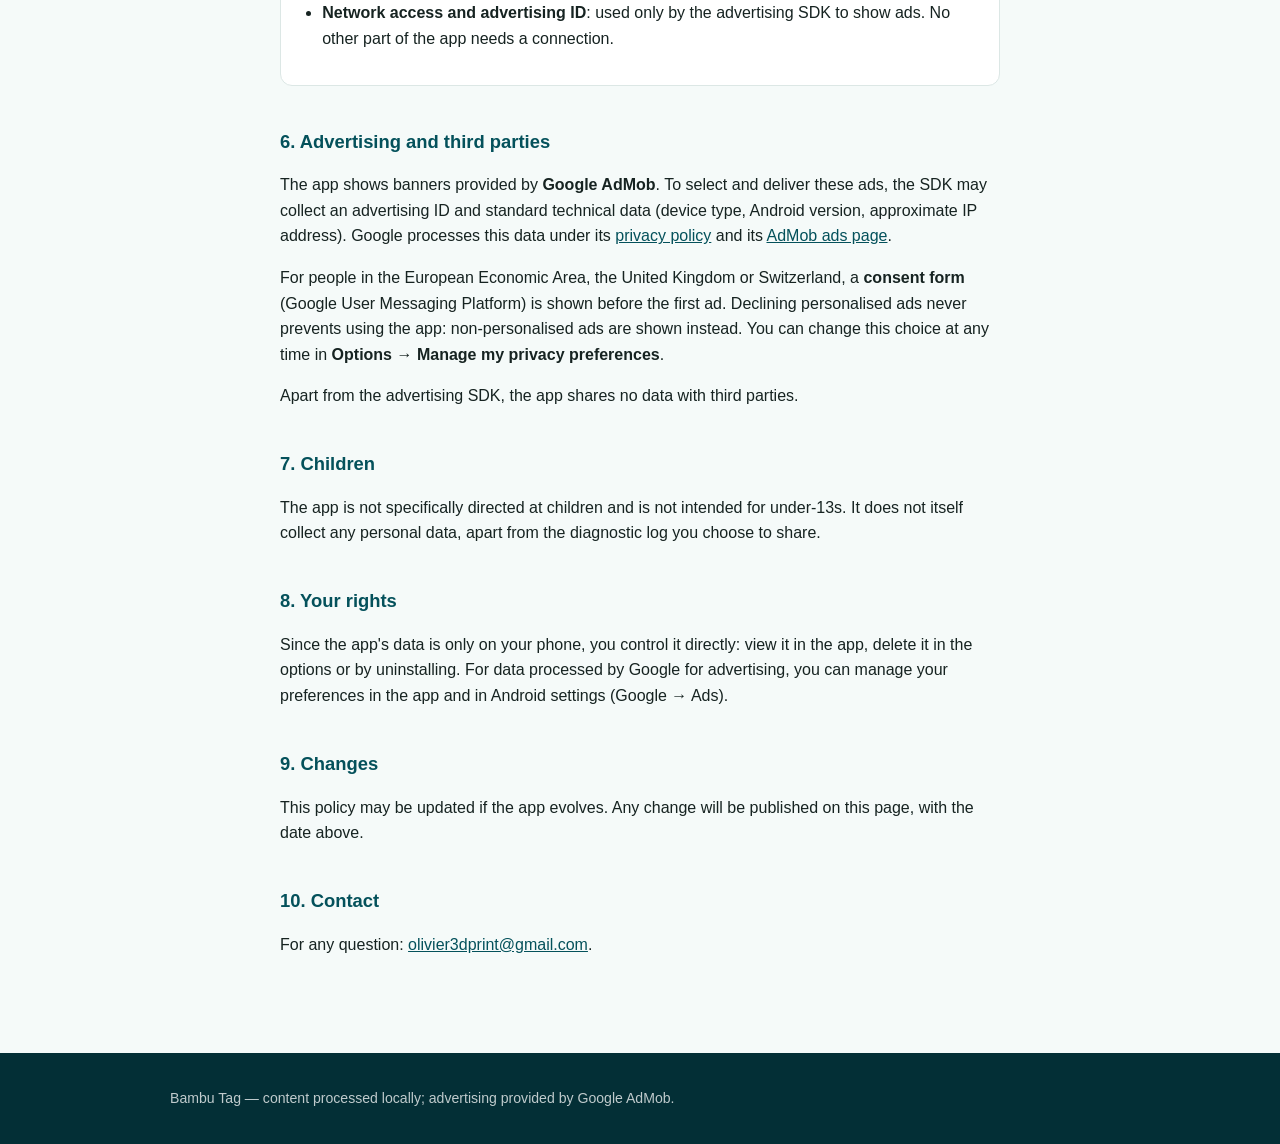
<file: en/privacy-policy.html>
<!DOCTYPE html>
<html lang="en">
<head>
<meta charset="UTF-8">
<meta name="viewport" content="width=device-width, initial-scale=1.0">
<title>Privacy policy — Bambu Tag</title>
<link rel="icon" href="../img/icon-512.png">
<link rel="stylesheet" href="../style.css">
</head>
<body>
<header class="doc"><div class="wrap"><img src="../img/icon-512.png" alt=""><div><div class="title">Bambu Tag</div><a href="index.html">← Back to overview</a> · <a href="../politique-confidentialite.html">FR</a></div></div></header>
<main><h1>Privacy policy</h1><p class="updated">Last updated: October 13, 2026</p>
<div class="box highlight"><strong>In short:</strong> Bambu Tag has no account and no server: what you read and write on your tags stays on your phone. The app does show ads provided by Google AdMob, which involve Google collecting an advertising ID. That collection only concerns ad delivery, never your tags or your content.</div><h2>1. Publisher</h2><p>Bambu Tag is developed and published by an independent developer, Olivier. Contact: <a href="mailto:olivier3dprint@gmail.com">olivier3dprint@gmail.com</a>.</p><h2>2. Data processed on your phone</h2><p>To work, the app processes the following data <strong>on your device only</strong>:</p><ul>
<li><strong>Tag content:</strong> identifier (UID) and sectors read from a tag, content you write (links, text, Wi-Fi networks, business cards, positions, apps).</li>
<li><strong>Remembered content:</strong> each successfully written content is kept in the app's private storage so you can reload it later. Wi-Fi passwords are encrypted with Android's secure storage.</li>
<li><strong>Settings:</strong> theme and language.</li>
<li><strong>Diagnostic log</strong> (off by default): when turned on in Options → Diagnostics, it records the details of reads and writes: raw data of the tags read (including any Wi-Fi password written on a tag), NFC steps and errors, phone model, Android version and app version. It is kept in memory only: it is cleared when the app closes and is never sent automatically. It only leaves the phone if you choose to share or copy it, for example to send it to the developer to solve a problem.</li></ul>
<p>None of this data is sent automatically to a server, to the developer or to any third party: only a diagnostic log that you share yourself leaves the phone, to the recipient of your choice. The app contains no user account, no analytics and no external crash reporting. The “Clear remembered content” button in the options, or uninstalling, deletes this data.</p><h2>3. Location</h2><p>Location permission is requested only when you tap “Use the current Wi-Fi” (Android requires it to provide the network name) or “Current position” to write your coordinates on a tag. The value obtained is used on the device to fill in the form; it is not kept beyond the content you choose to write, and is not transmitted.</p><h2>4. What a tag you write contains</h2><p>Content written to an NFC tag is <strong>not protected</strong>: anyone who has the tag can read it with a phone. Do not write confidential information on it, and keep a Wi-Fi password for a tag you keep at home.</p><h2>5. Permissions requested</h2><div class="box"><ul>
<li><strong>NFC</strong>: read and write tags.</li>
<li><strong>Wi-Fi state</strong>: offer the current network name.</li>
<li><strong>Precise location</strong>: see section 3; requested only on your action.</li>
<li><strong>Network access and advertising ID</strong>: used only by the advertising SDK to show ads. No other part of the app needs a connection.</li></ul></div><h2>6. Advertising and third parties</h2><p>The app shows banners provided by <strong>Google AdMob</strong>. To select and deliver these ads, the SDK may collect an advertising ID and standard technical data (device type, Android version, approximate IP address). Google processes this data under its <a href="https://policies.google.com/privacy" target="_blank" rel="noopener">privacy policy</a> and its <a href="https://support.google.com/admob/answer/6128543" target="_blank" rel="noopener">AdMob ads page</a>.</p>
<p>For people in the European Economic Area, the United Kingdom or Switzerland, a <strong>consent form</strong> (Google User Messaging Platform) is shown before the first ad. Declining personalised ads never prevents using the app: non-personalised ads are shown instead. You can change this choice at any time in <strong>Options → Manage my privacy preferences</strong>.</p>
<p>Apart from the advertising SDK, the app shares no data with third parties.</p><h2>7. Children</h2><p>The app is not specifically directed at children and is not intended for under-13s. It does not itself collect any personal data, apart from the diagnostic log you choose to share.</p><h2>8. Your rights</h2><p>Since the app's data is only on your phone, you control it directly: view it in the app, delete it in the options or by uninstalling. For data processed by Google for advertising, you can manage your preferences in the app and in Android settings (Google → Ads).</p><h2>9. Changes</h2><p>This policy may be updated if the app evolves. Any change will be published on this page, with the date above.</p><h2>10. Contact</h2><p>For any question: <a href="mailto:olivier3dprint@gmail.com">olivier3dprint@gmail.com</a>.</p></main>
<footer><div class="container"><span>Bambu Tag — content processed locally; advertising provided by Google AdMob.</span></div></footer>
</body></html>
</file>
<file: style.css>
:root{--teal:#04515B;--teal-dark:#032F36;--mint:#8EE6C4;--bg:#F5FAF9;--text:#162321;--muted:#52615F;--card:#fff;--border:#DCE7E5}
*{box-sizing:border-box}html{scroll-behavior:smooth}
body{margin:0;font-family:-apple-system,"Segoe UI",Roboto,Helvetica,Arial,sans-serif;background:var(--bg);color:var(--text);line-height:1.6}
a{color:var(--teal)}
.container{max-width:980px;margin:0 auto;padding:0 20px}
nav{position:sticky;top:0;z-index:10;background:rgba(255,255,255,.92);backdrop-filter:blur(6px);border-bottom:1px solid var(--border)}
nav .container{display:flex;align-items:center;gap:12px;height:60px}
nav img{width:30px;height:30px;border-radius:7px}
nav .brand{font-weight:700;color:var(--teal)}
nav .links{margin-left:auto;display:flex;gap:18px;font-size:.92rem;align-items:center}
nav .links a{text-decoration:none;color:var(--text);white-space:nowrap}
nav .links a:hover{color:var(--teal)}
nav .lang{border:1px solid var(--border);border-radius:8px;padding:2px 10px;font-weight:600}
.hero{background:linear-gradient(160deg,var(--teal-dark),var(--teal));color:#fff;padding:64px 0 56px}
.hero .container{display:flex;align-items:center;gap:40px;flex-wrap:wrap}
.hero .copy{flex:1 1 380px}
.hero h1{font-size:2.1rem;margin:0 0 14px;line-height:1.25}
.hero p.lead{font-size:1.08rem;opacity:.92;margin:0 0 24px;max-width:48ch}
.badges{display:flex;gap:10px;flex-wrap:wrap;margin-bottom:14px}
.badge{background:rgba(255,255,255,.12);border:1px solid rgba(255,255,255,.25);border-radius:999px;padding:6px 14px;font-size:.85rem}
.store-btn{display:inline-block;background:var(--mint);color:var(--teal-dark);font-weight:700;text-decoration:none;padding:12px 22px;border-radius:10px;box-shadow:0 6px 18px rgba(0,0,0,.2)}
.hero .shot img{width:220px;border-radius:18px;box-shadow:0 20px 50px rgba(0,0,0,.35);border:6px solid #021f24}
section{padding:56px 0}
section h2{font-size:1.5rem;color:var(--teal);margin:0 0 8px}
.subtitle{color:var(--muted);margin:0 0 32px;max-width:62ch}
.grid{display:grid;grid-template-columns:repeat(auto-fit,minmax(250px,1fr));gap:18px}
.card{background:var(--card);border:1px solid var(--border);border-radius:14px;padding:22px}
.card .icon{width:40px;height:40px;border-radius:10px;background:var(--mint);display:flex;align-items:center;justify-content:center;font-size:1.2rem;margin-bottom:14px}
.card h3{margin:0 0 8px;font-size:1.02rem;color:var(--teal)}
.card p{margin:0;color:var(--muted);font-size:.94rem}
.alt{background:#fff}
.steps{display:grid;grid-template-columns:repeat(auto-fit,minmax(200px,1fr));gap:22px}
.num{width:34px;height:34px;border-radius:50%;background:var(--teal);color:#fff;display:flex;align-items:center;justify-content:center;font-weight:700;margin-bottom:12px}
.step h3{margin:0 0 6px;font-size:1rem;color:var(--teal)}
.step p{margin:0;color:var(--muted);font-size:.92rem}
.gallery{display:flex;gap:18px;overflow-x:auto;padding:6px 2px 18px;scroll-snap-type:x mandatory}
.gallery img{height:420px;border-radius:14px;border:1px solid var(--border);scroll-snap-align:start;flex:0 0 auto;box-shadow:0 8px 24px rgba(4,81,91,.12)}
table{width:100%;border-collapse:collapse;font-size:.94rem}
th,td{text-align:left;padding:12px 14px;border-bottom:1px solid var(--border)}th{color:var(--teal)}
.privacy-box{background:var(--teal);color:#fff;border-radius:16px;padding:36px}
.privacy-box h2{color:#fff}.privacy-box p{opacity:.92}
.privacy-box a.btn{display:inline-block;margin-top:10px;background:var(--mint);color:var(--teal-dark);font-weight:700;text-decoration:none;padding:10px 20px;border-radius:10px}
details{background:var(--card);border:1px solid var(--border);border-radius:12px;padding:16px 20px;margin-bottom:12px}
details summary{cursor:pointer;font-weight:600;color:var(--teal)}details p{color:var(--muted);margin:10px 0 2px}
.warn{background:#FFF7E6;border:1px solid #F0D9A8;border-radius:12px;padding:16px 20px}
.print{display:flex;align-items:center;gap:40px;flex-wrap:wrap}
.print .copy{flex:1 1 340px}
.print img{flex:0 1 360px;width:100%;max-width:360px;border-radius:14px;box-shadow:0 8px 24px rgba(4,81,91,.18)}
.print .btn{display:inline-block;margin-top:6px;background:var(--teal);color:#fff;font-weight:700;text-decoration:none;padding:10px 20px;border-radius:10px}
footer{background:var(--teal-dark);color:rgba(255,255,255,.75);padding:34px 0;font-size:.88rem}
footer .container{display:flex;justify-content:space-between;flex-wrap:wrap;gap:12px}footer a{color:#fff}
/* page texte (confidentialité) */
header.doc{background:var(--teal);color:#fff;padding:28px 20px}
header.doc .wrap{max-width:760px;margin:0 auto;display:flex;align-items:center;gap:14px}
header.doc img{width:40px;height:40px;border-radius:9px}header.doc .title{font-size:1.15rem;font-weight:700}
header.doc a{color:#fff;text-decoration:none;opacity:.85}
main{max-width:760px;margin:0 auto;padding:32px 20px 80px}
main h1{font-size:1.6rem;margin-top:0;color:var(--teal)}main h2{font-size:1.15rem;color:var(--teal);margin-top:2.2em}
.updated{color:var(--muted);font-size:.9rem;margin-bottom:2em}
.box{background:var(--card);border:1px solid var(--border);border-radius:12px;padding:18px 22px;margin:1.4em 0}
.box.highlight{border-left:4px solid var(--mint)}
main ul{padding-left:1.2em}main li{margin:.4em 0}
</file>
